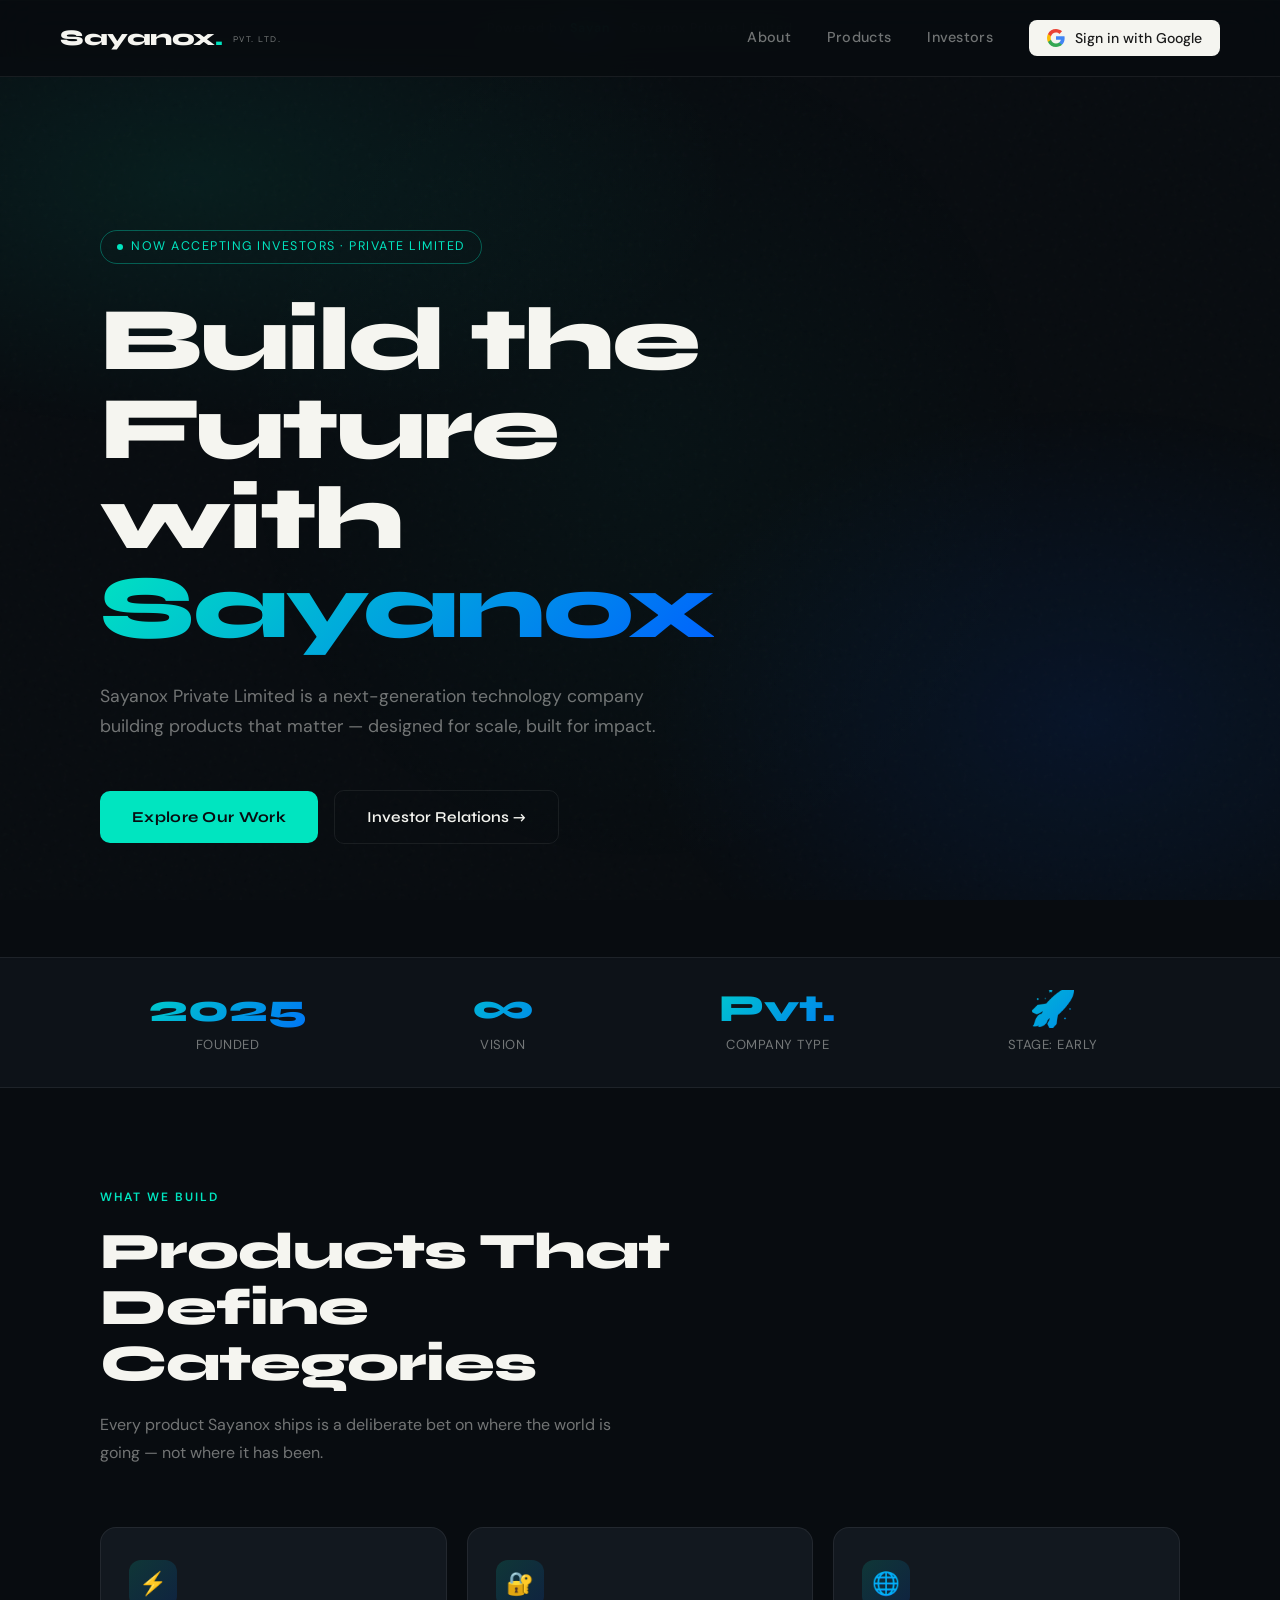
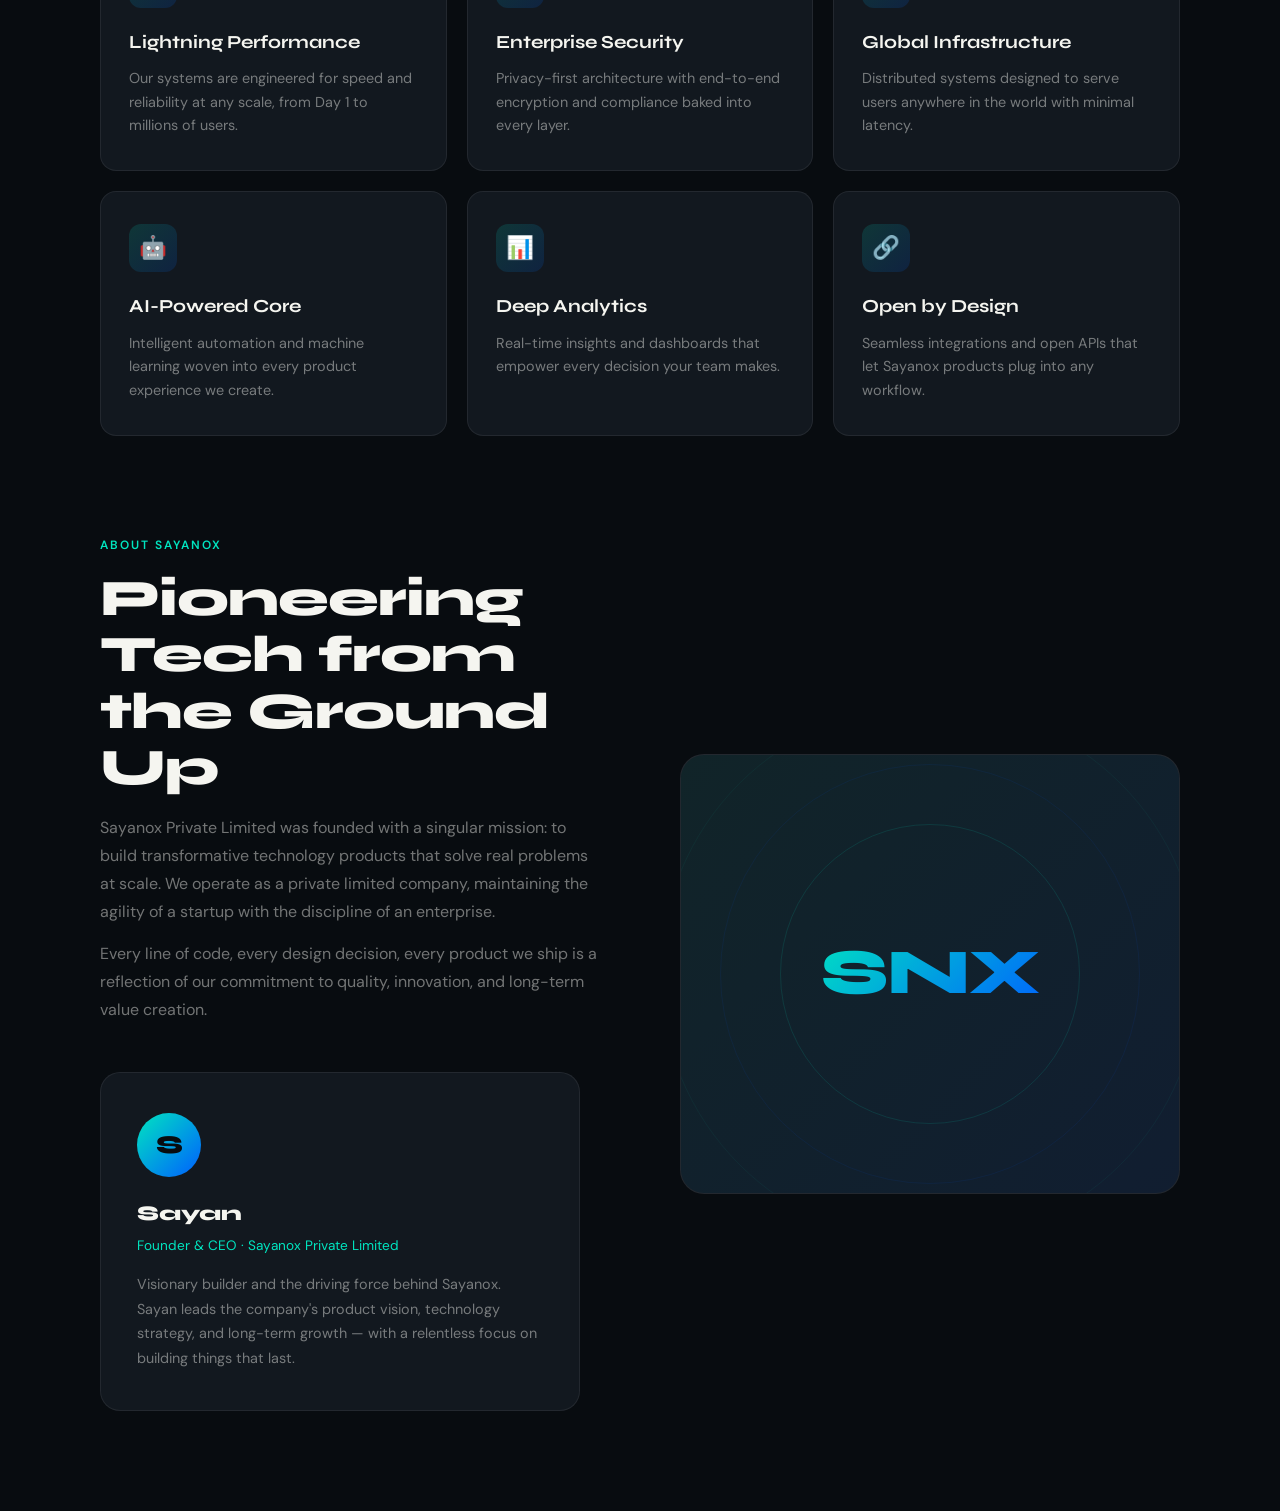
<file: sayanox.html>
<!DOCTYPE html>
<html lang="en">
<head>
<meta charset="UTF-8" />
<meta name="viewport" content="width=device-width, initial-scale=1.0"/>
<title>Sayanox Private Limited</title>
<link href="https://fonts.googleapis.com/css2?family=Syne:wght@400;600;700;800&family=DM+Sans:ital,wght@0,300;0,400;0,500;1,300&display=swap" rel="stylesheet"/>
<style>
  :root {
    --black: #080c10;
    --white: #f5f5f0;
    --accent: #00e5c0;
    --accent2: #005fff;
    --mid: #12181f;
    --border: rgba(255,255,255,0.07);
    --text-muted: rgba(245,245,240,0.45);
  }

  *, *::before, *::after { box-sizing: border-box; margin: 0; padding: 0; }

  html { scroll-behavior: smooth; }

  body {
    background: var(--black);
    color: var(--white);
    font-family: 'DM Sans', sans-serif;
    font-size: 16px;
    line-height: 1.6;
    overflow-x: hidden;
  }

  /* ── NOISE OVERLAY ── */
  body::before {
    content: '';
    position: fixed; inset: 0; z-index: 0;
    background-image: url("data:image/svg+xml,%3Csvg viewBox='0 0 200 200' xmlns='http://www.w3.org/2000/svg'%3E%3Cfilter id='n'%3E%3CfeTurbulence type='fractalNoise' baseFrequency='0.9' numOctaves='4' stitchTiles='stitch'/%3E%3C/filter%3E%3Crect width='100%25' height='100%25' filter='url(%23n)' opacity='0.04'/%3E%3C/svg%3E");
    pointer-events: none; opacity: .5;
  }

  /* ── GRADIENT MESH ── */
  .mesh {
    position: fixed; inset: 0; z-index: 0; pointer-events: none;
    background:
      radial-gradient(ellipse 60% 40% at 15% 20%, rgba(0,229,192,.08) 0%, transparent 70%),
      radial-gradient(ellipse 50% 50% at 85% 80%, rgba(0,95,255,.10) 0%, transparent 70%),
      radial-gradient(ellipse 40% 60% at 50% 50%, rgba(0,229,192,.03) 0%, transparent 80%);
  }

  /* ── NAV ── */
  nav {
    position: fixed; top: 0; left: 0; right: 0; z-index: 100;
    display: flex; align-items: center; justify-content: space-between;
    padding: 20px 60px;
    border-bottom: 1px solid var(--border);
    background: rgba(8,12,16,.85);
    backdrop-filter: blur(20px);
  }

  .nav-logo {
    font-family: 'Syne', sans-serif;
    font-weight: 800;
    font-size: 1.4rem;
    letter-spacing: -0.5px;
  }

  .nav-logo span { color: var(--accent); }

  .nav-logo sub {
    font-size: .55rem;
    font-weight: 400;
    color: var(--text-muted);
    margin-left: 4px;
    letter-spacing: 1.5px;
    text-transform: uppercase;
    vertical-align: middle;
  }

  .nav-links { display: flex; gap: 36px; align-items: center; }

  .nav-links a {
    color: var(--text-muted);
    text-decoration: none;
    font-size: .9rem;
    font-weight: 500;
    letter-spacing: .3px;
    transition: color .25s;
  }

  .nav-links a:hover { color: var(--white); }

  /* ── GOOGLE LOGIN BTN ── */
  .btn-google {
    display: flex; align-items: center; gap: 10px;
    background: var(--white); color: #1a1a1a;
    border: none; border-radius: 8px;
    padding: 9px 18px;
    font-family: 'DM Sans', sans-serif;
    font-size: .88rem; font-weight: 500;
    cursor: pointer;
    transition: transform .2s, box-shadow .2s;
    text-decoration: none;
  }

  .btn-google:hover {
    transform: translateY(-1px);
    box-shadow: 0 6px 24px rgba(0,229,192,.25);
  }

  .btn-google svg { flex-shrink: 0; }

  /* ── HERO ── */
  .hero {
    position: relative; z-index: 1;
    min-height: 100vh;
    display: flex; flex-direction: column;
    justify-content: center; align-items: flex-start;
    padding: 140px 60px 80px;
    max-width: 1200px; margin: 0 auto;
  }

  .hero-badge {
    display: inline-flex; align-items: center; gap: 8px;
    border: 1px solid rgba(0,229,192,.35);
    border-radius: 100px;
    padding: 6px 16px;
    font-size: .78rem; letter-spacing: 1.5px;
    text-transform: uppercase; color: var(--accent);
    margin-bottom: 32px;
    animation: fadeUp .8s ease both;
  }

  .hero-badge::before {
    content: '';
    width: 6px; height: 6px; border-radius: 50%;
    background: var(--accent);
    animation: pulse 2s infinite;
  }

  @keyframes pulse {
    0%,100% { opacity: 1; transform: scale(1); }
    50% { opacity: .4; transform: scale(.6); }
  }

  .hero h1 {
    font-family: 'Syne', sans-serif;
    font-size: clamp(3.2rem, 7vw, 6.5rem);
    font-weight: 800;
    line-height: 1.0;
    letter-spacing: -2px;
    max-width: 820px;
    animation: fadeUp .9s .1s ease both;
  }

  .hero h1 em {
    font-style: normal;
    background: linear-gradient(135deg, var(--accent) 0%, var(--accent2) 100%);
    -webkit-background-clip: text; -webkit-text-fill-color: transparent;
  }

  .hero-sub {
    max-width: 560px;
    margin-top: 28px;
    color: var(--text-muted);
    font-size: 1.1rem; line-height: 1.7;
    animation: fadeUp 1s .2s ease both;
  }

  .hero-actions {
    display: flex; gap: 16px; align-items: center;
    margin-top: 48px;
    animation: fadeUp 1s .35s ease both;
    flex-wrap: wrap;
  }

  .btn-primary {
    background: var(--accent);
    color: var(--black);
    padding: 14px 32px;
    border-radius: 10px;
    font-family: 'Syne', sans-serif;
    font-weight: 700; font-size: .95rem;
    letter-spacing: .3px;
    border: none; cursor: pointer;
    text-decoration: none;
    transition: transform .2s, box-shadow .2s;
  }

  .btn-primary:hover {
    transform: translateY(-2px);
    box-shadow: 0 10px 40px rgba(0,229,192,.35);
  }

  .btn-outline {
    border: 1px solid var(--border);
    color: var(--white);
    padding: 14px 32px;
    border-radius: 10px;
    font-family: 'Syne', sans-serif;
    font-weight: 600; font-size: .95rem;
    background: transparent; cursor: pointer;
    text-decoration: none;
    transition: border-color .2s, transform .2s;
  }

  .btn-outline:hover {
    border-color: rgba(255,255,255,.3);
    transform: translateY(-2px);
  }

  /* ── STATS STRIP ── */
  .stats {
    position: relative; z-index: 1;
    border-top: 1px solid var(--border);
    border-bottom: 1px solid var(--border);
    background: rgba(18,24,31,.6);
    padding: 32px 0;
  }

  .stats-inner {
    max-width: 1200px; margin: 0 auto; padding: 0 60px;
    display: grid; grid-template-columns: repeat(4, 1fr);
    gap: 20px;
  }

  .stat { text-align: center; }

  .stat-val {
    font-family: 'Syne', sans-serif;
    font-size: 2.4rem; font-weight: 800;
    background: linear-gradient(135deg, var(--accent), var(--accent2));
    -webkit-background-clip: text; -webkit-text-fill-color: transparent;
    line-height: 1;
  }

  .stat-label {
    font-size: .82rem;
    color: var(--text-muted);
    letter-spacing: .5px;
    margin-top: 6px;
    text-transform: uppercase;
  }

  /* ── SECTIONS ── */
  section {
    position: relative; z-index: 1;
    max-width: 1200px; margin: 0 auto; padding: 100px 60px;
  }

  .section-tag {
    font-size: .75rem; letter-spacing: 2px;
    text-transform: uppercase; color: var(--accent);
    margin-bottom: 16px; font-weight: 600;
  }

  .section-title {
    font-family: 'Syne', sans-serif;
    font-size: clamp(2rem, 4vw, 3.2rem);
    font-weight: 800;
    letter-spacing: -1px;
    line-height: 1.1;
    max-width: 600px;
  }

  .section-desc {
    color: var(--text-muted);
    max-width: 520px;
    margin-top: 18px;
    font-size: 1rem; line-height: 1.75;
  }

  /* ── FEATURES GRID ── */
  .features-grid {
    display: grid;
    grid-template-columns: repeat(3, 1fr);
    gap: 20px;
    margin-top: 60px;
  }

  .feat-card {
    background: var(--mid);
    border: 1px solid var(--border);
    border-radius: 16px;
    padding: 32px 28px;
    transition: border-color .3s, transform .3s;
    cursor: default;
  }

  .feat-card:hover {
    border-color: rgba(0,229,192,.3);
    transform: translateY(-4px);
  }

  .feat-icon {
    width: 48px; height: 48px;
    border-radius: 12px;
    background: linear-gradient(135deg, rgba(0,229,192,.15), rgba(0,95,255,.15));
    display: flex; align-items: center; justify-content: center;
    font-size: 1.4rem; margin-bottom: 20px;
  }

  .feat-card h3 {
    font-family: 'Syne', sans-serif;
    font-size: 1.15rem; font-weight: 700;
    margin-bottom: 10px;
  }

  .feat-card p { color: var(--text-muted); font-size: .9rem; line-height: 1.65; }

  /* ── ABOUT / SPLIT ── */
  .split {
    display: grid; grid-template-columns: 1fr 1fr;
    gap: 80px; align-items: center;
  }

  .split-visual {
    background: var(--mid);
    border: 1px solid var(--border);
    border-radius: 24px;
    height: 440px;
    display: flex; align-items: center; justify-content: center;
    position: relative; overflow: hidden;
  }

  .split-visual::before {
    content: '';
    position: absolute; inset: 0;
    background: linear-gradient(135deg, rgba(0,229,192,.06) 0%, rgba(0,95,255,.08) 100%);
  }

  .visual-logo {
    font-family: 'Syne', sans-serif;
    font-size: 4rem; font-weight: 800;
    background: linear-gradient(135deg, var(--accent), var(--accent2));
    -webkit-background-clip: text; -webkit-text-fill-color: transparent;
    position: relative; z-index: 1;
    letter-spacing: -2px;
  }

  .visual-ring {
    position: absolute;
    border-radius: 50%; border: 1px solid rgba(0,229,192,.12);
  }
  .visual-ring:nth-child(1) { width: 300px; height: 300px; }
  .visual-ring:nth-child(2) { width: 420px; height: 420px; border-color: rgba(0,95,255,.08); }
  .visual-ring:nth-child(3) { width: 540px; height: 540px; border-color: rgba(0,229,192,.05); }

  /* ── POWERED BY STRIP ── */
  .powered-strip {
    text-align: center;
    border-top: 1px solid var(--border);
    padding: 18px 0;
    background: rgba(8,12,16,.8);
    position: relative; z-index: 1;
    font-size: .78rem;
    color: var(--text-muted);
    letter-spacing: 1px;
  }

  .powered-strip span { color: var(--accent); font-weight: 600; }

  /* ── TEAM / FOUNDER ── */
  .founder-card {
    background: var(--mid);
    border: 1px solid var(--border);
    border-radius: 20px;
    padding: 40px 36px;
    max-width: 480px;
    margin-top: 48px;
  }

  .founder-avatar {
    width: 64px; height: 64px; border-radius: 50%;
    background: linear-gradient(135deg, var(--accent), var(--accent2));
    display: flex; align-items: center; justify-content: center;
    font-family: 'Syne', sans-serif; font-size: 1.6rem; font-weight: 800;
    color: var(--black); margin-bottom: 20px;
  }

  .founder-name {
    font-family: 'Syne', sans-serif;
    font-size: 1.3rem; font-weight: 800;
  }

  .founder-title { color: var(--accent); font-size: .85rem; margin-top: 4px; }

  .founder-bio {
    color: var(--text-muted);
    font-size: .9rem; line-height: 1.7;
    margin-top: 16px;
  }

  /* ── INVEST CTA ── */
  .invest-cta {
    background: linear-gradient(135deg, rgba(0,229,192,.08), rgba(0,95,255,.1));
    border: 1px solid rgba(0,229,192,.2);
    border-radius: 24px;
    padding: 72px 60px;
    text-align: center;
    position: relative; overflow: hidden;
    margin-top: 40px;
  }

  .invest-cta::before {
    content: '';
    position: absolute;
    width: 600px; height: 600px; border-radius: 50%;
    background: radial-gradient(circle, rgba(0,229,192,.06), transparent 70%);
    top: -200px; left: 50%; transform: translateX(-50%);
    pointer-events: none;
  }

  .invest-cta h2 {
    font-family: 'Syne', sans-serif;
    font-size: clamp(2rem, 4vw, 3rem);
    font-weight: 800; letter-spacing: -1px;
    max-width: 600px; margin: 0 auto 20px;
  }

  .invest-cta p {
    color: var(--text-muted);
    max-width: 480px; margin: 0 auto 40px;
    font-size: 1rem; line-height: 1.7;
  }

  /* ── MODAL ── */
  .modal-overlay {
    display: none; position: fixed; inset: 0; z-index: 999;
    background: rgba(0,0,0,.7); backdrop-filter: blur(8px);
    align-items: center; justify-content: center;
  }

  .modal-overlay.open { display: flex; }

  .modal {
    background: var(--mid);
    border: 1px solid var(--border);
    border-radius: 20px;
    padding: 48px 40px;
    width: 100%; max-width: 420px;
    text-align: center;
    animation: scaleIn .3s ease;
  }

  @keyframes scaleIn {
    from { transform: scale(.92); opacity: 0; }
    to { transform: scale(1); opacity: 1; }
  }

  .modal h2 {
    font-family: 'Syne', sans-serif;
    font-size: 1.8rem; font-weight: 800;
    margin-bottom: 8px;
  }

  .modal p { color: var(--text-muted); font-size: .9rem; margin-bottom: 32px; }

  .btn-google-large {
    display: flex; align-items: center; justify-content: center; gap: 12px;
    width: 100%;
    background: var(--white); color: #1a1a1a;
    border: none; border-radius: 12px;
    padding: 14px 24px;
    font-family: 'DM Sans', sans-serif;
    font-size: 1rem; font-weight: 600;
    cursor: pointer;
    transition: transform .2s, box-shadow .2s;
  }

  .btn-google-large:hover {
    transform: translateY(-2px);
    box-shadow: 0 8px 32px rgba(0,229,192,.2);
  }

  .modal-close {
    position: absolute; top: 16px; right: 20px;
    background: none; border: none;
    color: var(--text-muted); font-size: 1.4rem;
    cursor: pointer; transition: color .2s;
  }

  .modal-close:hover { color: var(--white); }

  .modal { position: relative; }

  /* ── FOOTER ── */
  footer {
    position: relative; z-index: 1;
    border-top: 1px solid var(--border);
    padding: 48px 60px;
    display: flex; align-items: center; justify-content: space-between;
    max-width: 100%;
  }

  .footer-logo {
    font-family: 'Syne', sans-serif;
    font-weight: 800; font-size: 1.1rem;
  }

  .footer-logo span { color: var(--accent); }

  .footer-copy { color: var(--text-muted); font-size: .82rem; }

  .footer-links { display: flex; gap: 24px; }

  .footer-links a {
    color: var(--text-muted); text-decoration: none;
    font-size: .82rem; transition: color .2s;
  }

  .footer-links a:hover { color: var(--white); }

  /* ── ANIMATIONS ── */
  @keyframes fadeUp {
    from { opacity: 0; transform: translateY(30px); }
    to { opacity: 1; transform: translateY(0); }
  }

  /* ── RESPONSIVE ── */
  @media (max-width: 900px) {
    nav { padding: 18px 24px; }
    .nav-links { gap: 20px; }
    .hero { padding: 120px 24px 60px; }
    section { padding: 70px 24px; }
    .stats-inner { padding: 0 24px; grid-template-columns: repeat(2,1fr); gap: 28px; }
    .features-grid { grid-template-columns: 1fr 1fr; }
    .split { grid-template-columns: 1fr; gap: 40px; }
    .split-visual { height: 280px; }
    footer { flex-direction: column; gap: 20px; text-align: center; padding: 36px 24px; }
    .invest-cta { padding: 48px 24px; }
  }

  @media (max-width: 600px) {
    .features-grid { grid-template-columns: 1fr; }
    .nav-links .hide-mob { display: none; }
    .hero h1 { font-size: 2.8rem; }
  }
</style>
</head>
<body>

<div class="mesh"></div>

<!-- POWERED BY STRIP (top) -->
<div class="powered-strip">
  Powered by <span>Sayan</span> &nbsp;·&nbsp; Sayanox Private Limited
</div>

<!-- NAV -->
<nav>
  <div class="nav-logo">
    Sayanox<span>.</span>
    <sub>Pvt. Ltd.</sub>
  </div>
  <div class="nav-links">
    <a href="#about" class="hide-mob">About</a>
    <a href="#features" class="hide-mob">Products</a>
    <a href="#invest">Investors</a>
    <button class="btn-google" onclick="openModal()">
      <!-- Google G logo -->
      <svg width="18" height="18" viewBox="0 0 18 18"><path fill="#4285F4" d="M17.64 9.2c0-.637-.057-1.251-.164-1.84H9v3.481h4.844c-.209 1.125-.843 2.078-1.796 2.717v2.258h2.908c1.702-1.567 2.684-3.874 2.684-6.615z"/><path fill="#34A853" d="M9 18c2.43 0 4.467-.806 5.956-2.18l-2.908-2.259c-.806.54-1.837.86-3.048.86-2.344 0-4.328-1.584-5.036-3.711H.957v2.332A8.997 8.997 0 0 0 9 18z"/><path fill="#FBBC05" d="M3.964 10.71A5.41 5.41 0 0 1 3.682 9c0-.593.102-1.17.282-1.71V4.958H.957A8.996 8.996 0 0 0 0 9c0 1.452.348 2.827.957 4.042l3.007-2.332z"/><path fill="#EA4335" d="M9 3.58c1.321 0 2.508.454 3.44 1.345l2.582-2.58C13.463.891 11.426 0 9 0A8.997 8.997 0 0 0 .957 4.958L3.964 7.29C4.672 5.163 6.656 3.58 9 3.58z"/></svg>
      Sign in with Google
    </button>
  </div>
</nav>

<!-- HERO -->
<div class="hero">
  <div class="hero-badge">Now Accepting Investors · Private Limited</div>
  <h1>Build the Future<br/>with <em>Sayanox</em></h1>
  <p class="hero-sub">
    Sayanox Private Limited is a next-generation technology company building products
    that matter — designed for scale, built for impact.
  </p>
  <div class="hero-actions">
    <a href="#features" class="btn-primary">Explore Our Work</a>
    <a href="#invest" class="btn-outline">Investor Relations →</a>
  </div>
</div>

<!-- STATS -->
<div class="stats">
  <div class="stats-inner">
    <div class="stat">
      <div class="stat-val">2025</div>
      <div class="stat-label">Founded</div>
    </div>
    <div class="stat">
      <div class="stat-val">∞</div>
      <div class="stat-label">Vision</div>
    </div>
    <div class="stat">
      <div class="stat-val">Pvt.</div>
      <div class="stat-label">Company Type</div>
    </div>
    <div class="stat">
      <div class="stat-val">🚀</div>
      <div class="stat-label">Stage: Early</div>
    </div>
  </div>
</div>

<!-- FEATURES -->
<section id="features">
  <div class="section-tag">What We Build</div>
  <h2 class="section-title">Products That Define Categories</h2>
  <p class="section-desc">
    Every product Sayanox ships is a deliberate bet on where the world is going —
    not where it has been.
  </p>

  <div class="features-grid">
    <div class="feat-card">
      <div class="feat-icon">⚡</div>
      <h3>Lightning Performance</h3>
      <p>Our systems are engineered for speed and reliability at any scale, from Day 1 to millions of users.</p>
    </div>
    <div class="feat-card">
      <div class="feat-icon">🔐</div>
      <h3>Enterprise Security</h3>
      <p>Privacy-first architecture with end-to-end encryption and compliance baked into every layer.</p>
    </div>
    <div class="feat-card">
      <div class="feat-icon">🌐</div>
      <h3>Global Infrastructure</h3>
      <p>Distributed systems designed to serve users anywhere in the world with minimal latency.</p>
    </div>
    <div class="feat-card">
      <div class="feat-icon">🤖</div>
      <h3>AI-Powered Core</h3>
      <p>Intelligent automation and machine learning woven into every product experience we create.</p>
    </div>
    <div class="feat-card">
      <div class="feat-icon">📊</div>
      <h3>Deep Analytics</h3>
      <p>Real-time insights and dashboards that empower every decision your team makes.</p>
    </div>
    <div class="feat-card">
      <div class="feat-icon">🔗</div>
      <h3>Open by Design</h3>
      <p>Seamless integrations and open APIs that let Sayanox products plug into any workflow.</p>
    </div>
  </div>
</section>

<!-- ABOUT -->
<section id="about" style="padding-top:0">
  <div class="split">
    <div>
      <div class="section-tag">About Sayanox</div>
      <h2 class="section-title">Pioneering Tech from the Ground Up</h2>
      <p class="section-desc">
        Sayanox Private Limited was founded with a singular mission: to build transformative
        technology products that solve real problems at scale. We operate as a private limited
        company, maintaining the agility of a startup with the discipline of an enterprise.
      </p>
      <p class="section-desc" style="margin-top:14px;">
        Every line of code, every design decision, every product we ship is a reflection of our
        commitment to quality, innovation, and long-term value creation.
      </p>

      <div class="founder-card">
        <div class="founder-avatar">S</div>
        <div class="founder-name">Sayan</div>
        <div class="founder-title">Founder & CEO · Sayanox Private Limited</div>
        <p class="founder-bio">
          Visionary builder and the driving force behind Sayanox. Sayan leads the company's
          product vision, technology strategy, and long-term growth — with a relentless focus
          on building things that last.
        </p>
      </div>
    </div>

    <div class="split-visual">
      <div class="visual-ring"></div>
      <div class="visual-ring"></div>
      <div class="visual-ring"></div>
      <div class="visual-logo">SNX
</file>
